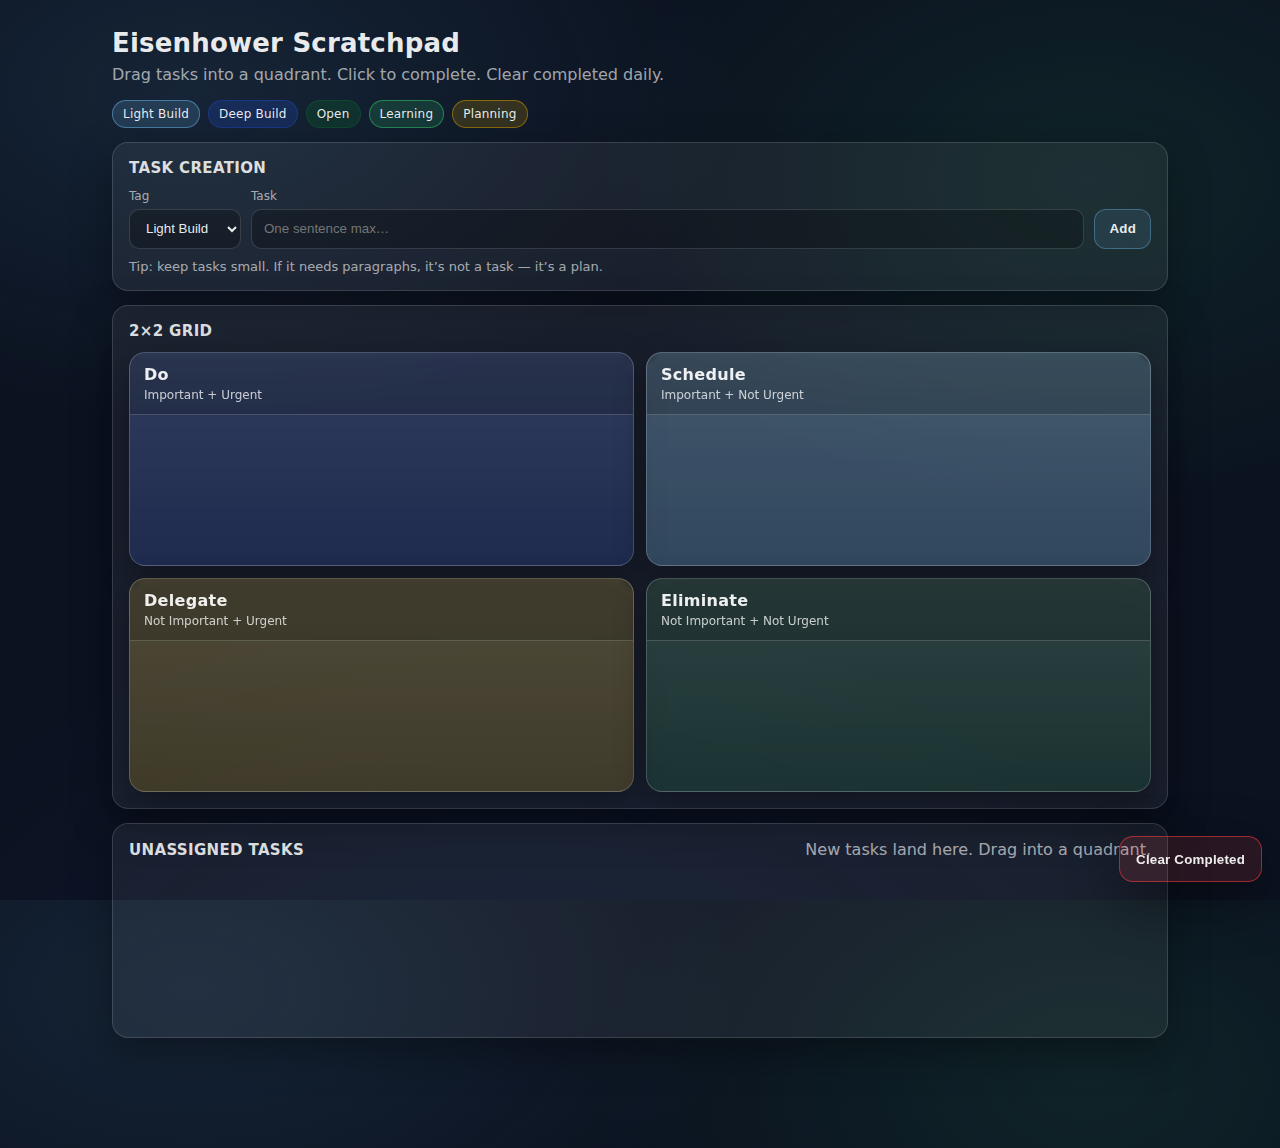
<file: app/index.html>
<!doctype html>
<html lang="en">
<head>
  <meta charset="utf-8" />
  <meta name="viewport" content="width=device-width,initial-scale=1" />
  <title>Eisenhower Scratchpad</title>
  <link rel="stylesheet" href="styles.css" />
</head>

<body>
  <header class="app-header">
    <div class="app-title">
      <h1>Eisenhower Scratchpad</h1>
      <p class="subtitle">Drag tasks into a quadrant. Click to complete. Clear completed daily.</p>
    </div>

    <div class="tag-legend" aria-label="Tag colors legend">
      <span class="legend-pill tag-light">Light Build</span>
      <span class="legend-pill tag-deep">Deep Build</span>
      <span class="legend-pill tag-open">Open</span>
      <span class="legend-pill tag-learning">Learning</span>
      <span class="legend-pill tag-planning">Planning</span>
    </div>
  </header>

  <main class="app">
    <!-- Task Creation -->
    <section class="panel create-panel" aria-label="Task creation">
      <h2>Task Creation</h2>

      <form id="taskForm" class="task-form">
        <label class="field">
          <span class="label">Tag</span>
          <select id="taskTag" required>
            <option value="light">Light Build</option>
            <option value="deep">Deep Build</option>
            <option value="open">Open</option>
            <option value="learning">Learning</option>
            <option value="planning">Planning</option>
          </select>
        </label>

        <label class="field grow">
          <span class="label">Task</span>
          <input
            id="taskText"
            type="text"
            placeholder="One sentence max…"
            maxlength="120"
            autocomplete="off"
            required
          />
        </label>

        <button class="btn primary" type="submit">Add</button>
      </form>

      <div class="hint">
        Tip: keep tasks small. If it needs paragraphs, it’s not a task — it’s a plan.
      </div>
    </section>

    <!-- 2x2 Grid -->
    <section class="panel grid-panel" aria-label="Eisenhower grid">
      <h2>2×2 Grid</h2>

      <div class="grid">
        <section class="quadrant" data-zone="do" aria-label="Do: Important and Urgent">
          <header class="quad-head">
            <h3>Do</h3>
            <p>Important + Urgent</p>
          </header>
          <div class="dropzone" data-zone="do"></div>
        </section>

        <section class="quadrant" data-zone="schedule" aria-label="Schedule: Important and Not Urgent">
          <header class="quad-head">
            <h3>Schedule</h3>
            <p>Important + Not Urgent</p>
          </header>
          <div class="dropzone" data-zone="schedule"></div>
        </section>

        <section class="quadrant" data-zone="delegate" aria-label="Delegate: Not Important and Urgent">
          <header class="quad-head">
            <h3>Delegate</h3>
            <p>Not Important + Urgent</p>
          </header>
          <div class="dropzone" data-zone="delegate"></div>
        </section>

        <section class="quadrant" data-zone="eliminate" aria-label="Eliminate: Not Important and Not Urgent">
          <header class="quad-head">
            <h3>Eliminate</h3>
            <p>Not Important + Not Urgent</p>
          </header>
          <div class="dropzone" data-zone="eliminate"></div>
        </section>
      </div>
    </section>

    <!-- Unassigned Tasks -->
    <section class="panel unassigned-panel" aria-label="Unassigned tasks">
      <div class="unassigned-head">
        <h2>Unassigned Tasks</h2>
        <p class="muted">New tasks land here. Drag into a quadrant.</p>
      </div>
      <div class="dropzone unassigned-zone" data-zone="unassigned"></div>
    </section>
  </main>

  <!-- Clear Completed -->
  <button id="clearCompletedBtn" class="btn danger floating" type="button" title="Clear all completed tasks">
    Clear Completed
  </button>

  <script src="app.js"></script>
</body>
</html>
</file>
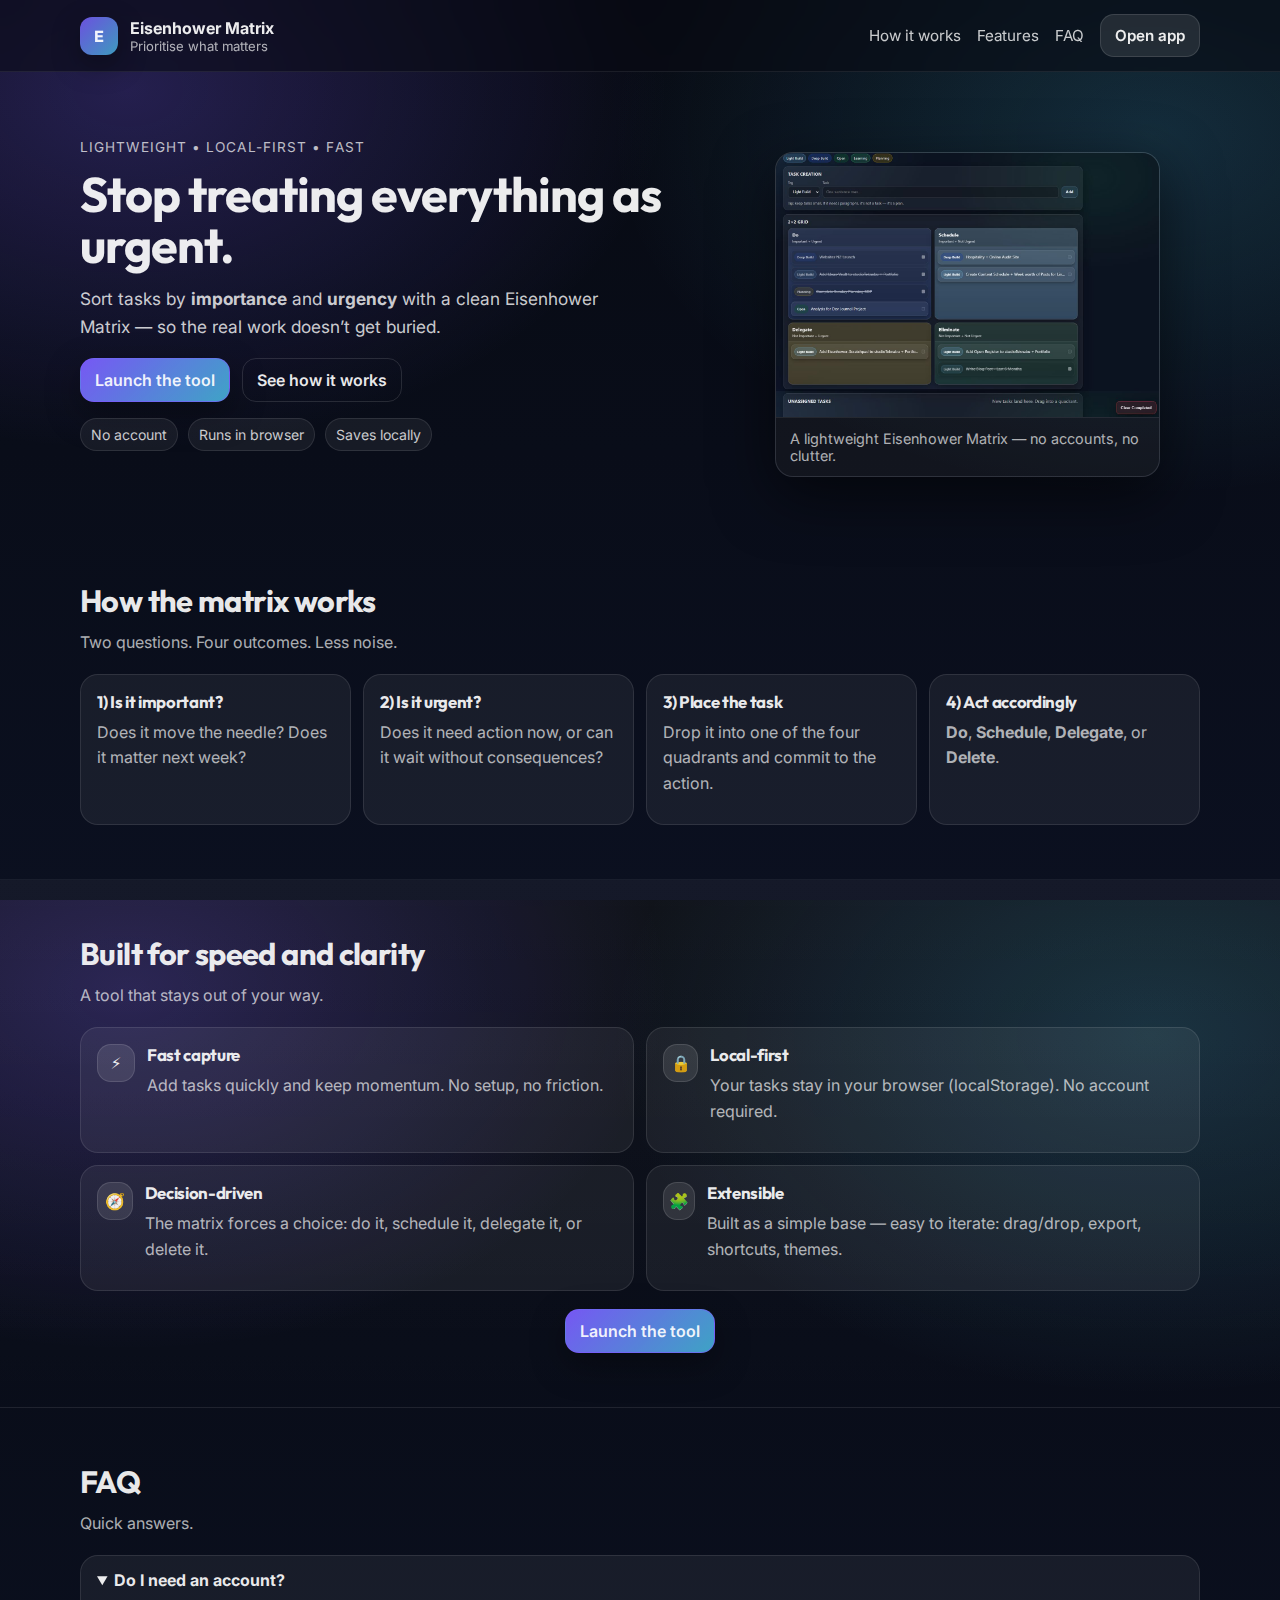
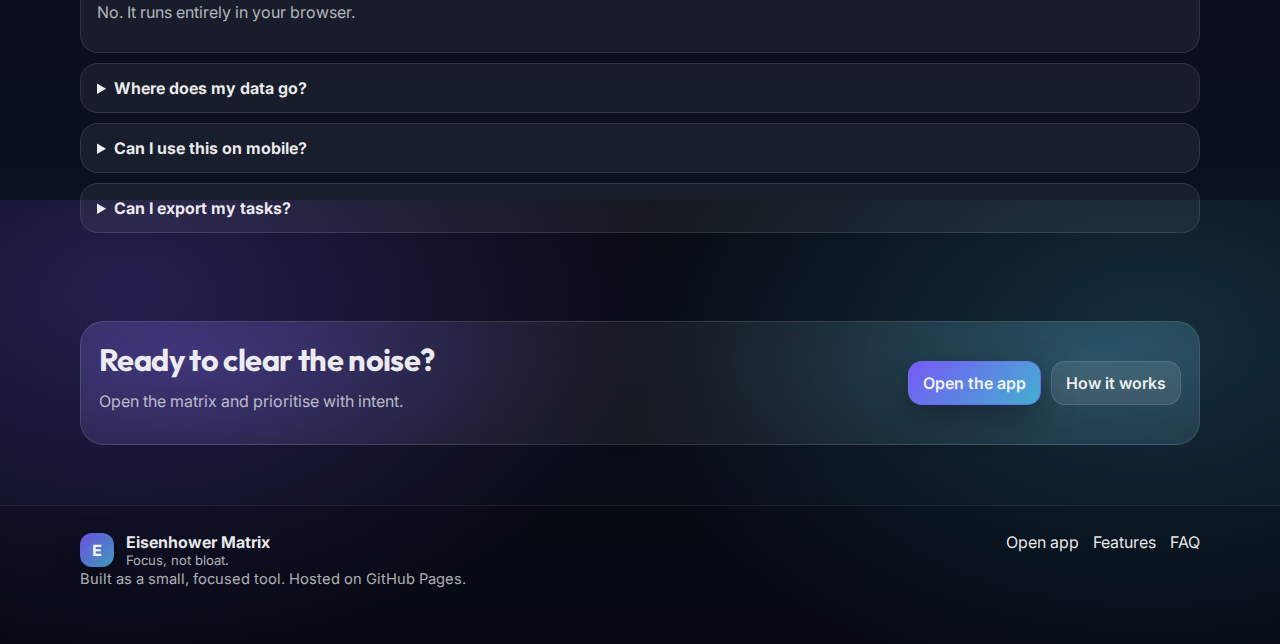
<file: docs/index.html>
<!DOCTYPE html>
<html lang="en-NZ">
<head>
  <meta charset="utf-8" />
  <meta name="viewport" content="width=device-width, initial-scale=1" />
  <title>Eisenhower Matrix — Prioritise what matters</title>
  <meta name="description" content="A lightweight Eisenhower Matrix tool to sort tasks by urgency and importance — fast, local-first, and distraction-free." />

  <!-- Open Graph (optional but useful for sharing) -->
  <meta property="og:title" content="Eisenhower Matrix — Prioritise what matters" />
  <meta property="og:description" content="A lightweight Eisenhower Matrix tool — fast, local-first, and distraction-free." />
  <meta property="og:type" content="website" />
  <!-- If you later add an og image, place it at docs/assets/og/og-home.png and update this -->
  <!-- <meta property="og:image" content="assets/og/og-home.png" /> -->

  <link rel="preconnect" href="https://fonts.googleapis.com" crossorigin>
  <link rel="preconnect" href="https://fonts.gstatic.com" crossorigin>
  <link href="https://fonts.googleapis.com/css2?family=Outfit:wght@400;500;600;700&family=Inter:wght@400;500;600&display=swap" rel="stylesheet">

  <link rel="stylesheet" href="styles.css" />
</head>

<body>
  <a class="skip" href="#main">Skip to content</a>

  <header class="topbar">
    <div class="container topbar__inner">
      <div class="brand">
        <div class="brand__mark" aria-hidden="true">E</div>
        <div class="brand__text">
          <div class="brand__name">Eisenhower Matrix</div>
          <div class="brand__tag">Prioritise what matters</div>
        </div>
      </div>

      <nav class="nav">
        <a href="#how">How it works</a>
        <a href="#features">Features</a>
        <a href="#faq">FAQ</a>
        <a class="btn btn--soft" href="app/">Open app</a>
      </nav>
    </div>
  </header>

  <main id="main">
    <!-- HERO -->
    <section class="hero">
      <div class="container hero__grid">
        <div class="hero__copy">
          <p class="eyebrow">Lightweight • Local-first • Fast</p>
          <h1>Stop treating everything as urgent.</h1>
          <p class="lede">
            Sort tasks by <strong>importance</strong> and <strong>urgency</strong> with a clean Eisenhower Matrix —
            so the real work doesn’t get buried.
          </p>

          <div class="cta">
            <a class="btn btn--primary" href="app/">Launch the tool</a>
            <a class="btn btn--ghost" href="#how">See how it works</a>
          </div>

          <div class="trust">
            <div class="pill">No account</div>
            <div class="pill">Runs in browser</div>
            <div class="pill">Saves locally</div>
          </div>
        </div>

        <div class="hero__preview" aria-label="App preview">
          <figure class="app-shot">
            <img
              src="eisenhower-matrix.webp"
              alt="Eisenhower Matrix app preview showing four priority quadrants"
              loading="eager"
            />
            <figcaption>
              A lightweight Eisenhower Matrix — no accounts, no clutter.
            </figcaption>
          </figure>
        </div>
      </div>
    </section>

    <!-- HOW IT WORKS -->
    <section id="how" class="section">
      <div class="container">
        <div class="section__head">
          <h2>How the matrix works</h2>
          <p class="muted">Two questions. Four outcomes. Less noise.</p>
        </div>

        <div class="grid4">
          <article class="card">
            <h3>1) Is it important?</h3>
            <p class="muted">Does it move the needle? Does it matter next week?</p>
          </article>
          <article class="card">
            <h3>2) Is it urgent?</h3>
            <p class="muted">Does it need action now, or can it wait without consequences?</p>
          </article>
          <article class="card">
            <h3>3) Place the task</h3>
            <p class="muted">Drop it into one of the four quadrants and commit to the action.</p>
          </article>
          <article class="card">
            <h3>4) Act accordingly</h3>
            <p class="muted"><strong>Do</strong>, <strong>Schedule</strong>, <strong>Delegate</strong>, or <strong>Delete</strong>.</p>
          </article>
        </div>
      </div>
    </section>

    <!-- FEATURES -->
    <section id="features" class="section section--alt">
      <div class="container">
        <div class="section__head">
          <h2>Built for speed and clarity</h2>
          <p class="muted">A tool that stays out of your way.</p>
        </div>

        <div class="grid2">
          <article class="card card--feature">
            <div class="icon" aria-hidden="true">⚡</div>
            <div>
              <h3>Fast capture</h3>
              <p class="muted">Add tasks quickly and keep momentum. No setup, no friction.</p>
            </div>
          </article>

          <article class="card card--feature">
            <div class="icon" aria-hidden="true">🔒</div>
            <div>
              <h3>Local-first</h3>
              <p class="muted">Your tasks stay in your browser (localStorage). No account required.</p>
            </div>
          </article>

          <article class="card card--feature">
            <div class="icon" aria-hidden="true">🧭</div>
            <div>
              <h3>Decision-driven</h3>
              <p class="muted">The matrix forces a choice: do it, schedule it, delegate it, or delete it.</p>
            </div>
          </article>

          <article class="card card--feature">
            <div class="icon" aria-hidden="true">🧩</div>
            <div>
              <h3>Extensible</h3>
              <p class="muted">Built as a simple base — easy to iterate: drag/drop, export, shortcuts, themes.</p>
            </div>
          </article>
        </div>

        <div class="center">
          <a class="btn btn--primary" href="./app/">Launch the tool</a>
        </div>
      </div>
    </section>

    <!-- FAQ -->
    <section id="faq" class="section">
      <div class="container">
        <div class="section__head">
          <h2>FAQ</h2>
          <p class="muted">Quick answers.</p>
        </div>

        <div class="faq">
          <details class="faq__item" open>
            <summary>Do I need an account?</summary>
            <p class="muted">No. It runs entirely in your browser.</p>
          </details>
          <details class="faq__item">
            <summary>Where does my data go?</summary>
            <p class="muted">Tasks are saved locally in your browser using localStorage.</p>
          </details>
          <details class="faq__item">
            <summary>Can I use this on mobile?</summary>
            <p class="muted">Yes — the landing page is responsive, and the app can be designed mobile-first too.</p>
          </details>
          <details class="faq__item">
            <summary>Can I export my tasks?</summary>
            <p class="muted">Not yet, but export/import (JSON) is a strong candidate for the next iteration.</p>
          </details>
        </div>
      </div>
    </section>

    <!-- CTA -->
    <section class="section section--cta">
      <div class="container ctaBanner">
        <div>
          <h2>Ready to clear the noise?</h2>
          <p class="muted">Open the matrix and prioritise with intent.</p>
        </div>
        <div class="ctaBanner__actions">
          <a class="btn btn--primary" href="./app/">Open the app</a>
          <a class="btn btn--soft" href="#how">How it works</a>
        </div>
      </div>
    </section>
  </main>

  <footer class="footer">
    <div class="container footer__inner">
      <div class="footer__left">
        <div class="brand brand--small">
          <div class="brand__mark" aria-hidden="true">E</div>
          <div class="brand__text">
            <div class="brand__name">Eisenhower Matrix</div>
            <div class="brand__tag">Focus, not bloat.</div>
          </div>
        </div>
        <p class="muted small">Built as a small, focused tool. Hosted on GitHub Pages.</p>
      </div>

      <div class="footer__right">
        <a href="./app/">Open app</a>
        <a href="#features">Features</a>
        <a href="#faq">FAQ</a>
      </div>
    </div>
  </footer>
</body>
</html>
</file>
<file: app/styles.css>
:root {
  --bg: #0b1220;
  --panel: rgba(255, 255, 255, 0.06);
  --panel-strong: rgba(255, 255, 255, 0.09);
  --border: rgba(255, 255, 255, 0.14);
  --text: rgba(255, 255, 255, 0.92);
  --muted: rgba(255, 255, 255, 0.62);

  --shadow: 0 14px 40px rgba(0,0,0,0.35);

  /* Tag colors (your scheme) */
  --light-blue: #76c7ff;   /* Light Build */
  --deep-blue:  #1c3e9a;   /* Deep Build */
  --open-green: #0e4f2f;   /* Open */
  --learn-green:#33c26b;   /* Learning */
  --plan-yellow:#b58900;   /* Planning (dark yellow) */

  /* Eisenhower quadrant surfaces (post-it style) */
--quad-do: rgba(28, 62, 154, 0.28);        /* Deep Blue */
--quad-schedule: rgba(118, 199, 255, 0.22);/* Light Blue */
--quad-delegate: rgba(181, 137, 0, 0.22);  /* Dark Yellow */
--quad-eliminate: rgba(14, 79, 47, 0.32);  /* Dark Green */


  --danger: #ff3b3b;
  --danger-bg: rgba(255, 59, 59, 0.12);

  --radius: 16px;
  --radius-sm: 12px;
}

* { box-sizing: border-box; }
html, body { height: 100%; }
body {
  margin: 0;
  font-family: ui-sans-serif, system-ui, -apple-system, Segoe UI, Roboto, Helvetica, Arial, "Apple Color Emoji", "Segoe UI Emoji";
  background:
    radial-gradient(1000px 600px at 15% 10%, rgba(118, 199, 255, 0.10), transparent 55%),
    radial-gradient(900px 600px at 85% 20%, rgba(51, 194, 107, 0.10), transparent 55%),
    radial-gradient(1200px 800px at 40% 120%, rgba(28, 62, 154, 0.12), transparent 60%),
    var(--bg);
  color: var(--text);
}

.app-header {
  padding: 28px 22px 14px;
  max-width: 1100px;
  margin: 0 auto;
  display: grid;
  gap: 14px;
}

.app-title h1 {
  margin: 0;
  font-size: 26px;
  letter-spacing: 0.2px;
}
.subtitle {
  margin: 6px 0 0;
  color: var(--muted);
  line-height: 1.35;
}

.tag-legend {
  display: flex;
  flex-wrap: wrap;
  gap: 8px;
  align-items: center;
}

.legend-pill {
  padding: 6px 10px;
  border-radius: 999px;
  border: 1px solid var(--border);
  background: rgba(255,255,255,0.06);
  font-size: 12px;
  letter-spacing: 0.2px;
}

.app {
  max-width: 1100px;
  margin: 0 auto;
  padding: 0 22px 110px; /* leave room for floating button */
  display: grid;
  gap: 14px;
}

.panel {
  background: var(--panel);
  border: 1px solid var(--border);
  border-radius: var(--radius);
  box-shadow: var(--shadow);
  padding: 16px;
}

.panel h2 {
  margin: 0 0 12px;
  font-size: 15px;
  letter-spacing: 0.35px;
  text-transform: uppercase;
  color: rgba(255,255,255,0.85);
}

/* Task creation */
.task-form {
  display: flex;
  flex-wrap: wrap;
  gap: 10px;
  align-items: end;
}

.field { display: grid; gap: 6px; }
.field.grow { flex: 1 1 320px; }

.label {
  font-size: 12px;
  color: var(--muted);
}

select, input {
  height: 40px;
  padding: 0 12px;
  border-radius: 10px;
  border: 1px solid rgba(255,255,255,0.14);
  background: rgba(0,0,0,0.25);
  color: var(--text);
  outline: none;
}

select:focus, input:focus {
  border-color: rgba(118, 199, 255, 0.55);
  box-shadow: 0 0 0 4px rgba(118, 199, 255, 0.12);
}

.hint {
  margin-top: 10px;
  color: var(--muted);
  font-size: 13px;
}

/* 2x2 grid */
.grid {
  display: grid;
  grid-template-columns: 1fr 1fr;
  gap: 12px;
}

@media (max-width: 880px) {
  .grid { grid-template-columns: 1fr; }
}

.quadrant {
  position: relative;
  border-radius: var(--radius);
  border: 1px solid rgba(255,255,255,0.18);
  overflow: hidden;

  background:
    linear-gradient(
      180deg,
      rgba(255,255,255,0.10),
      rgba(255,255,255,0.02)
    );

  box-shadow:
    inset 0 1px 0 rgba(255,255,255,0.12),
    0 10px 30px rgba(0,0,0,0.35);
}

.quadrant[data-zone="do"] {
  background-color: var(--quad-do);
}

.quadrant[data-zone="schedule"] {
  background-color: var(--quad-schedule);
}

.quadrant[data-zone="delegate"] {
  background-color: var(--quad-delegate);
}

.quadrant[data-zone="eliminate"] {
  background-color: var(--quad-eliminate);
}


.quad-head {
  padding: 12px 14px;
  background: rgba(0,0,0,0.18);
  border-bottom: 1px solid rgba(255,255,255,0.18);
  backdrop-filter: blur(4px);
}

.quad-head h3 {
  margin: 0;
  font-size: 16px;
  font-weight: 750;
  letter-spacing: 0.3px;
}

.quad-head p {
  margin: 4px 0 0;
  font-size: 12px;
  color: rgba(255,255,255,0.75);
}


.dropzone {
  min-height: 150px;
  padding: 10px;
  display: grid;
  gap: 10px;
  align-content: start;
}

/* Unassigned */
.unassigned-head {
  display: flex;
  align-items: baseline;
  justify-content: space-between;
  gap: 10px;
}
.muted { color: var(--muted); margin: 0; }

/* Task cards */
.task {
  display: grid;
  grid-template-columns: 1fr auto;
  gap: 10px;
  align-items: center;
  padding: 10px 10px;
  border-radius: var(--radius-sm);
  border: 1px solid rgba(255,255,255,0.14);
  background: rgba(255,255,255,0.05);
  cursor: grab;
  user-select: none;
  transition: transform 120ms ease, background 120ms ease, border-color 120ms ease, opacity 120ms ease;
    box-shadow:
    0 4px 12px rgba(0,0,0,0.35),
    inset 0 1px 0 rgba(255,255,255,0.08);
}

.task:active { cursor: grabbing; transform: scale(0.995); }

.task:hover {
  background: rgba(255,255,255,0.07);
  border-color: rgba(255,255,255,0.22);
}

.task-main {
  display: flex;
  align-items: center;
  gap: 10px;
  min-width: 0;
}

.badge {
  font-size: 11px;
  padding: 6px 9px;
  border-radius: 999px;
  font-weight: 650;
  letter-spacing: 0.2px;
  border: 1px solid rgba(255,255,255,0.18);
  white-space: nowrap;
}

.task-text {
  font-size: 14px;
  line-height: 1.2;
  white-space: nowrap;
  overflow: hidden;
  text-overflow: ellipsis;
}

.task-actions {
  display: flex;
  gap: 8px;
  align-items: center;
}

.done-indicator {
  width: 12px;
  height: 12px;
  border-radius: 3px;
  border: 1px solid rgba(255,255,255,0.22);
  background: rgba(255,255,255,0.04);
}

/* Completed state */
.task.completed {
  opacity: 0.62;
  background: rgba(0,0,0,0.22);
  border-color: rgba(255,255,255,0.10);
}

.task.completed .task-text {
  text-decoration: line-through;
  text-decoration-thickness: 2px;
  text-decoration-color: rgba(255,255,255,0.85);
}

.task.completed .done-indicator {
  background: rgba(255,255,255,0.65);
}

/* Drop target visuals */
.dropzone.drag-over {
  outline: 3px dashed rgba(255,255,255,0.65);
  outline-offset: -8px;
  background:
    repeating-linear-gradient(
      45deg,
      rgba(255,255,255,0.10),
      rgba(255,255,255,0.10) 8px,
      rgba(255,255,255,0.02) 8px,
      rgba(255,255,255,0.02) 16px
    );
}


/* Buttons */
.btn {
  height: 40px;
  padding: 0 14px;
  border-radius: 12px;
  border: 1px solid rgba(255,255,255,0.16);
  background: rgba(255,255,255,0.06);
  color: var(--text);
  cursor: pointer;
  font-weight: 650;
  letter-spacing: 0.2px;
  transition: transform 120ms ease, background 120ms ease, border-color 120ms ease;
}

.btn:hover {
  background: rgba(255,255,255,0.09);
  border-color: rgba(255,255,255,0.22);
}

.btn:active { transform: translateY(1px); }

.btn.primary {
  border-color: rgba(118, 199, 255, 0.35);
  background: rgba(118, 199, 255, 0.10);
}

.btn.primary:hover {
  background: rgba(118, 199, 255, 0.14);
  border-color: rgba(118, 199, 255, 0.50);
}

/* Floating danger CTA */
.btn.danger {
  border-color: rgba(255,59,59,0.55);
  background: var(--danger-bg);
  box-shadow: 0 18px 55px rgba(0,0,0,0.45);
}

.btn.danger:hover {
  background: rgba(255, 59, 59, 0.18);
  border-color: rgba(255,59,59,0.72);
}

.btn.floating {
  position: fixed;
  right: 18px;
  bottom: 18px;
  height: 46px;
  padding: 0 16px;
  border-radius: 14px;
  z-index: 10;
}

/* Tag badge colors (high contrast + readable) */
.tag-light { background: rgba(118, 199, 255, 0.16); border-color: rgba(118, 199, 255, 0.45); }
.tag-deep  { background: rgba(28, 62, 154, 0.35);  border-color: rgba(28, 62, 154, 0.70); }
.tag-open  { background: rgba(14, 79, 47, 0.42);   border-color: rgba(14, 79, 47, 0.80); }
.tag-learning { background: rgba(51, 194, 107, 0.18); border-color: rgba(51, 194, 107, 0.55); }
.tag-planning { background: rgba(181, 137, 0, 0.22); border-color: rgba(181, 137, 0, 0.65); }
</file>
<file: docs/styles.css>
/* styles.css — Marketing landing page
   Keep this file standalone and easy to tweak. */

:root{
  --bg: #070A12;
  --bg2: #0B1020;
  --card: rgba(255,255,255,0.06);
  --card2: rgba(255,255,255,0.08);
  --border: rgba(255,255,255,0.10);
  --text: rgba(255,255,255,0.92);
  --muted: rgba(255,255,255,0.68);

  --brand: #7C5CFF;
  --brand2:#4CC9F0;

  --shadow: 0 18px 60px rgba(0,0,0,0.55);
  --radius: 18px;

  --max: 1120px;
}

*{box-sizing:border-box}
html,body{height:100%}
body{
  margin:0;
  font-family: Inter, system-ui, -apple-system, Segoe UI, Roboto, Arial, sans-serif;
  color: var(--text);
  background:
    radial-gradient(900px 600px at 10% 10%, rgba(124,92,255,0.25), transparent 60%),
    radial-gradient(900px 600px at 90% 15%, rgba(76,201,240,0.18), transparent 60%),
    linear-gradient(180deg, var(--bg), var(--bg2));
}

h1,h2,h3{font-family: Outfit, Inter, system-ui, sans-serif; letter-spacing:-0.02em}
h1{font-size: clamp(2.2rem, 3.8vw, 3.4rem); line-height:1.05; margin: 0 0 14px}
h2{font-size: clamp(1.55rem, 2.4vw, 2.1rem); margin:0 0 10px}
h3{font-size: 1.05rem; margin:0 0 8px}
p{margin:0 0 12px; line-height:1.6}
a{color:inherit; text-decoration:none}
a:hover{opacity:0.9}

.container{
  width: min(var(--max), calc(100% - 40px));
  margin: 0 auto;
}

/* Accessibility */
.skip{
  position:absolute; left:-999px; top:12px;
  padding:10px 12px; border-radius:12px;
  background: rgba(255,255,255,0.14);
}
.skip:focus{left:12px; z-index:10}

/* Topbar */
.topbar{
  position: sticky;
  top: 0;
  z-index: 5;
  backdrop-filter: blur(16px);
  background: rgba(7,10,18,0.55);
  border-bottom: 1px solid rgba(255,255,255,0.08);
}
.topbar__inner{
  display:flex;
  align-items:center;
  justify-content:space-between;
  padding: 14px 0;
  gap: 18px;
}

.brand{display:flex; align-items:center; gap:12px}
.brand__mark{
  width:38px; height:38px; border-radius:12px;
  display:grid; place-items:center;
  font-family: Outfit, Inter, sans-serif;
  font-weight:700;
  background: linear-gradient(135deg, rgba(124,92,255,0.85), rgba(76,201,240,0.75));
  box-shadow: 0 10px 28px rgba(0,0,0,0.35);
}
.brand__name{font-weight:700}
.brand__tag{font-size:0.82rem; color: var(--muted)}
.brand--small .brand__mark{width:34px; height:34px}

.nav{display:flex; align-items:center; gap: 16px}
.nav a{color: rgba(255,255,255,0.78); font-size:0.95rem}
.nav a.btn{color: var(--text)}

/* Hero */
.hero{padding: 64px 0 34px}
.hero__grid{
  display:grid;
  grid-template-columns: 1.15fr 0.85fr;
  gap: 26px;
  align-items: stretch;
}
.eyebrow{
  display:inline-block;
  font-size:0.85rem;
  letter-spacing:0.08em;
  text-transform:uppercase;
  color: rgba(255,255,255,0.72);
  margin-bottom: 10px;
}
.lede{font-size:1.08rem; color: rgba(255,255,255,0.80); max-width: 52ch}
.cta{display:flex; gap: 12px; margin-top: 18px; flex-wrap:wrap}
.trust{display:flex; gap:10px; flex-wrap:wrap; margin-top: 16px}
.pill{
  padding: 7px 10px;
  border-radius: 999px;
  border: 1px solid rgba(255,255,255,0.10);
  background: rgba(255,255,255,0.06);
  color: rgba(255,255,255,0.78);
  font-size: 0.88rem;
}


/* Buttons */
.btn{
  display:inline-flex;
  align-items:center;
  justify-content:center;
  padding: 11px 14px;
  border-radius: 14px;
  border: 1px solid rgba(255,255,255,0.12);
  background: rgba(255,255,255,0.06);
  font-weight:600;
}
.btn--primary{
  border-color: rgba(124,92,255,0.55);
  background: linear-gradient(135deg, rgba(124,92,255,0.95), rgba(76,201,240,0.80));
  box-shadow: 0 12px 34px rgba(0,0,0,0.35);
}
.btn--ghost{background: transparent}
.btn--soft{
  background: rgba(255,255,255,0.10);
}
.btn--tiny{padding: 9px 12px; border-radius: 12px; font-size:0.92rem}

/* Preview */
/* --- App image preview --- */
.hero__preview {
  display: flex;
  align-items: center;
  justify-content: center;
}

.app-shot {
  width: 100%;
  border-radius: var(--radius);
  overflow: hidden;
  background: rgba(255,255,255,0.06);
  border: 1px solid rgba(255,255,255,0.10);
  box-shadow: var(--shadow);
}

.app-shot img {
  display: block;
  width: 100%;
  height: auto;
}

.app-shot figcaption {
  padding: 12px 14px;
  font-size: 0.9rem;
  color: var(--muted);
  background: rgba(0,0,0,0.20);
  border-top: 1px solid rgba(255,255,255,0.08);
}

/* Sections */
.section{padding: 54px 0}
.section--alt{
  background: linear-gradient(180deg, rgba(255,255,255,0.04), transparent);
  border-top: 1px solid rgba(255,255,255,0.06);
  border-bottom: 1px solid rgba(255,255,255,0.06);
}
.section--cta{padding: 34px 0 60px}
.section__head{margin-bottom: 18px}

.grid4{
  display:grid;
  grid-template-columns: repeat(4, 1fr);
  gap: 12px;
}
.grid2{
  display:grid;
  grid-template-columns: repeat(2, 1fr);
  gap: 12px;
}
.card{
  border-radius: var(--radius);
  border: 1px solid rgba(255,255,255,0.10);
  background: rgba(255,255,255,0.06);
  padding: 16px;
}
.card--feature{display:flex; gap:12px; align-items:flex-start}
.icon{
  width:38px; height:38px;
  display:grid; place-items:center;
  border-radius: 14px;
  background: rgba(255,255,255,0.10);
  border: 1px solid rgba(255,255,255,0.12);
}

.faq{display:grid; gap: 10px}
.faq__item{
  border-radius: var(--radius);
  border: 1px solid rgba(255,255,255,0.10);
  background: rgba(255,255,255,0.06);
  padding: 14px 16px;
}
.faq__item summary{cursor:pointer; font-weight:700}
.faq__item p{margin-top: 10px}

.ctaBanner{
  display:flex;
  align-items:center;
  justify-content:space-between;
  gap: 18px;
  padding: 18px;
  border-radius: calc(var(--radius) + 6px);
  border: 1px solid rgba(255,255,255,0.12);
  background:
    radial-gradient(700px 280px at 10% 30%, rgba(124,92,255,0.25), transparent 55%),
    radial-gradient(700px 280px at 90% 30%, rgba(76,201,240,0.20), transparent 55%),
    rgba(255,255,255,0.06);
}
.ctaBanner__actions{display:flex; gap: 10px; flex-wrap:wrap}
.center{display:flex; justify-content:center; margin-top: 18px}

.footer{
  padding: 26px 0 40px;
  border-top: 1px solid rgba(255,255,255,0.08);
  background: rgba(0,0,0,0.16);
}
.footer__inner{
  display:flex;
  align-items:flex-start;
  justify-content:space-between;
  gap: 18px;
}
.footer__right{display:flex; gap: 14px; flex-wrap:wrap}
.small{font-size: 0.92rem}
.muted{color: var(--muted)}

/* Responsive */
@media (max-width: 980px){
  .hero__grid{grid-template-columns: 1fr; }
  .nav{display:none}
  .grid4{grid-template-columns: 1fr 1fr}
}
@media (max-width: 620px){
  .container{width: min(var(--max), calc(100% - 28px))}
  .hero{padding-top: 44px}
  .grid4{grid-template-columns: 1fr}
  .grid2{grid-template-columns: 1fr}
  .ctaBanner{flex-direction:column; align-items:flex-start}
  .preview__footer{flex-direction:column; align-items:flex-start}
}
</file>
